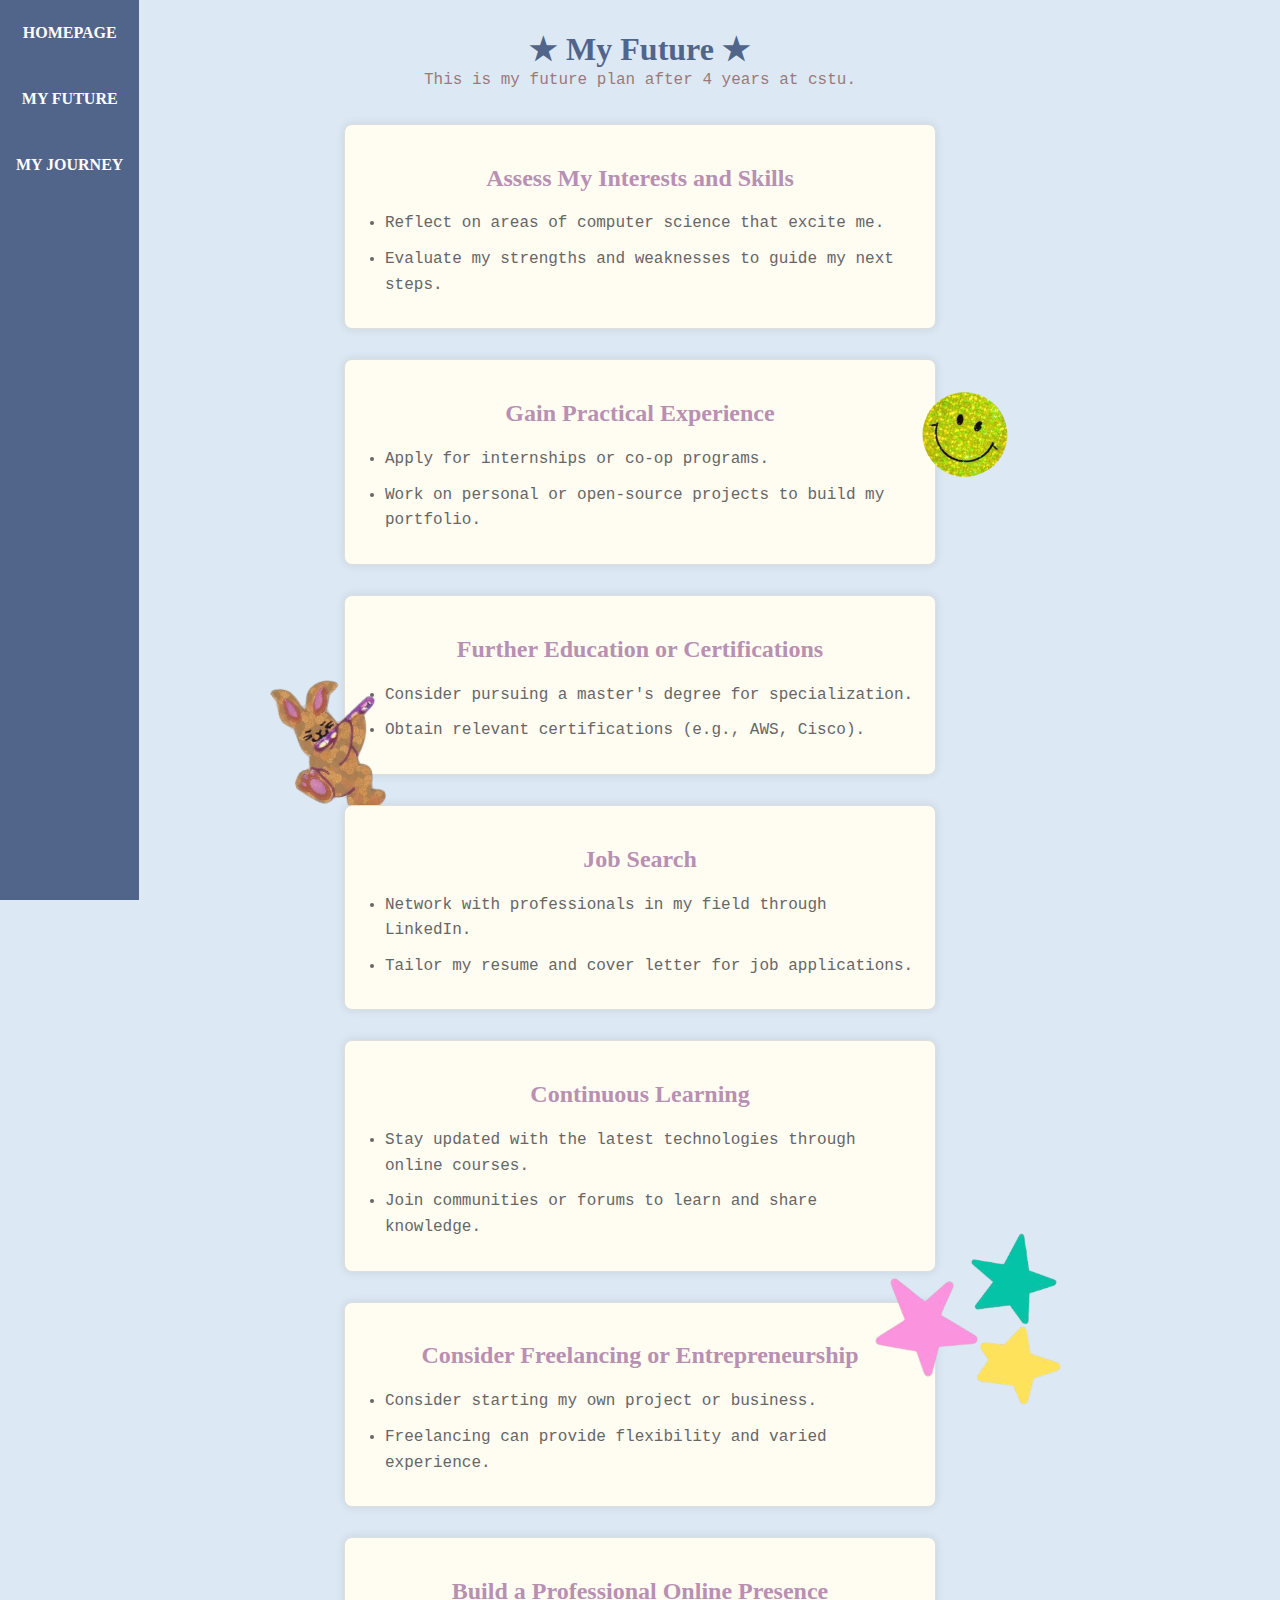
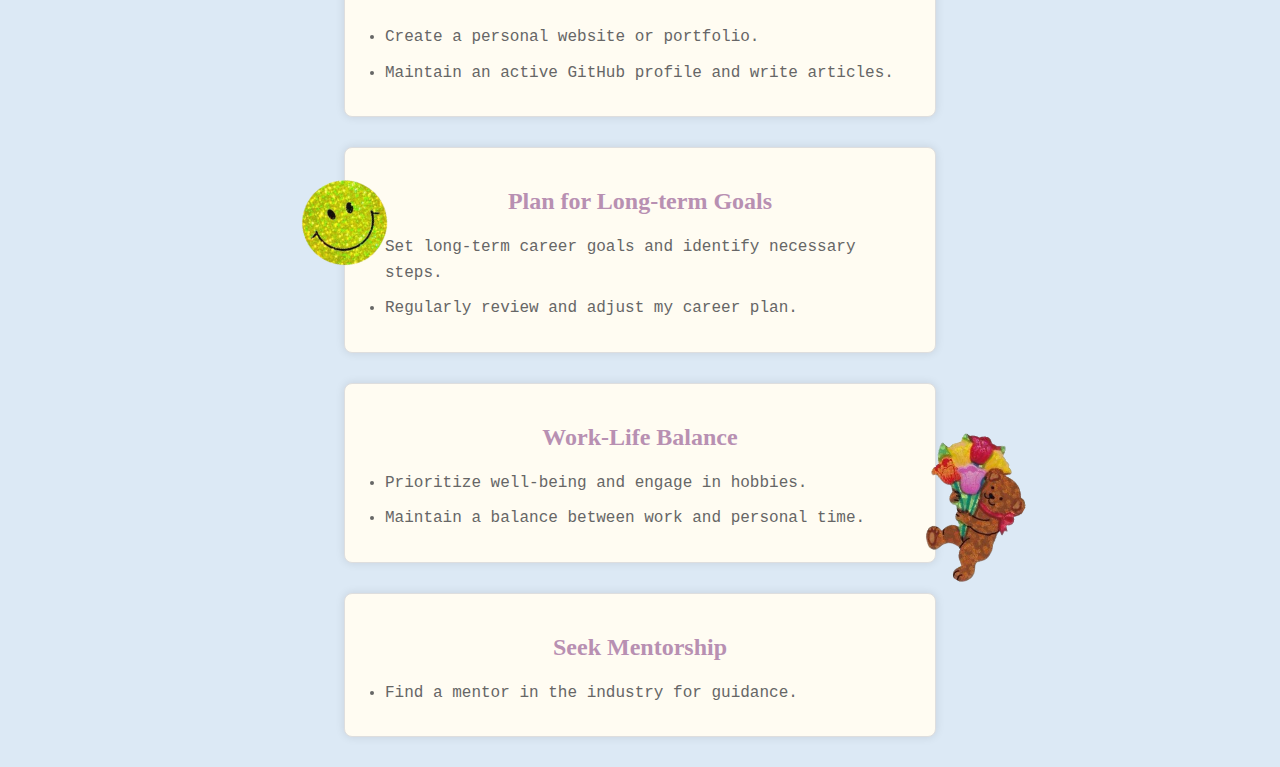
<file: myfuture.html>
<!DOCTYPE html>
<html lang="en">
<head>
    <meta charset="UTF-8">
    <meta name="viewport" content="width=device-width, initial-scale=1.0">
    <title>myfuture</title>
    <link rel="stylesheet" href="mystyle.css">
    
    <style>
        body {
                font-family: Arial, sans-serif;
            }
            h1 {
                color: #333;
            }
            p {
                color: #666;
            }
            table {
                border: 1px solid black;
                border-collapse: collapse;
                text-align: center;
            }

            @import url('https://fonts.googleapis.com/css2?family=Swanky+and+Moo+Moo&display=swap');
    </style>
</head> 
<body>

    <div class="navbar">
        <a href="index.html">HOMEPAGE</a>
        <a href="myfuture.html">MY FUTURE</a>
        <a href="myjourney.html">MY JOURNEY</a>
    </div>

    <div class="head-myfuture" align="center">
        <div class="head-myfuture1">
            <h1><b>★ My Future ★</b></h1>
        </div>
        <div class="phead-myfuture">
            <p>This is my future plan after 4 years at cstu.</p>
        </div>
        
    </div>   
<div class="grid"> 
    <div class="plan1">
        <h2>Assess My Interests and Skills</h2>
        <ul>
            <li>Reflect on areas of computer science that excite me.</li>
            <li>Evaluate my strengths and weaknesses to guide my next steps.</li>
        </ul>
    </div>

    <div class="plan2">
        <h2>Gain Practical Experience</h2>
        <div class="mf-img2"></div>
        <ul>
            <li>Apply for internships or co-op programs.</li>
            <li>Work on personal or open-source projects to build my portfolio.</li>
        </ul>
    </div>
    
    <div class="plan3">
        <div class="mf-img3"></div>
        <h2>Further Education or Certifications</h2>
        <ul>
            <li>Consider pursuing a master's degree for specialization.</li>
            <li>Obtain relevant certifications (e.g., AWS, Cisco).</li>
        </ul>
    </div>

    <div class="plan4">
        <h2>Job Search</h2>
    <ul>
        <li>Network with professionals in my field through LinkedIn.</li>
        <li>Tailor my resume and cover letter for job applications.</li>
    </ul>
    </div>
    
    <div class="plan5">
        <h2>Continuous Learning</h2>
        <ul>
            <li>Stay updated with the latest technologies through online courses.</li>
            <li>Join communities or forums to learn and share knowledge.</li>
        </ul>
    </div>

    <div class="plan6">
        <h2>Consider Freelancing or Entrepreneurship</h2>
        <div class="mf-img1"></div>
        <ul>
            <li>Consider starting my own project or business.</li>
            <li>Freelancing can provide flexibility and varied experience.</li>
        </ul>
    </div>

    <div class="plan7">    
        <h2>Build a Professional Online Presence</h2>
        <ul>
            <li>Create a personal website or portfolio.</li>
            <li>Maintain an active GitHub profile and write articles.</li>
        </ul>
    </div>

    <div class="plan8">   
        <h2>Plan for Long-term Goals</h2>
        <div class="mf-img4"></div>
        <ul>
            <li>Set long-term career goals and identify necessary steps.</li>
            <li>Regularly review and adjust my career plan.</li>
         </ul>
    </div>

    <div class="plan9">
        <h2>Work-Life Balance</h2>
        <div class="mf-img5"></div>
        <ul>
            <li>Prioritize well-being and engage in hobbies.</li>
            <li>Maintain a balance between work and personal time.</li>
        </ul>
    </div>

    <div class="plan10">    
        <h2>Seek Mentorship</h2>
        <ul>
            <li>Find a mentor in the industry for guidance.</li>
        </ul>
    </div>
</div>

</body>
</html>
</file>
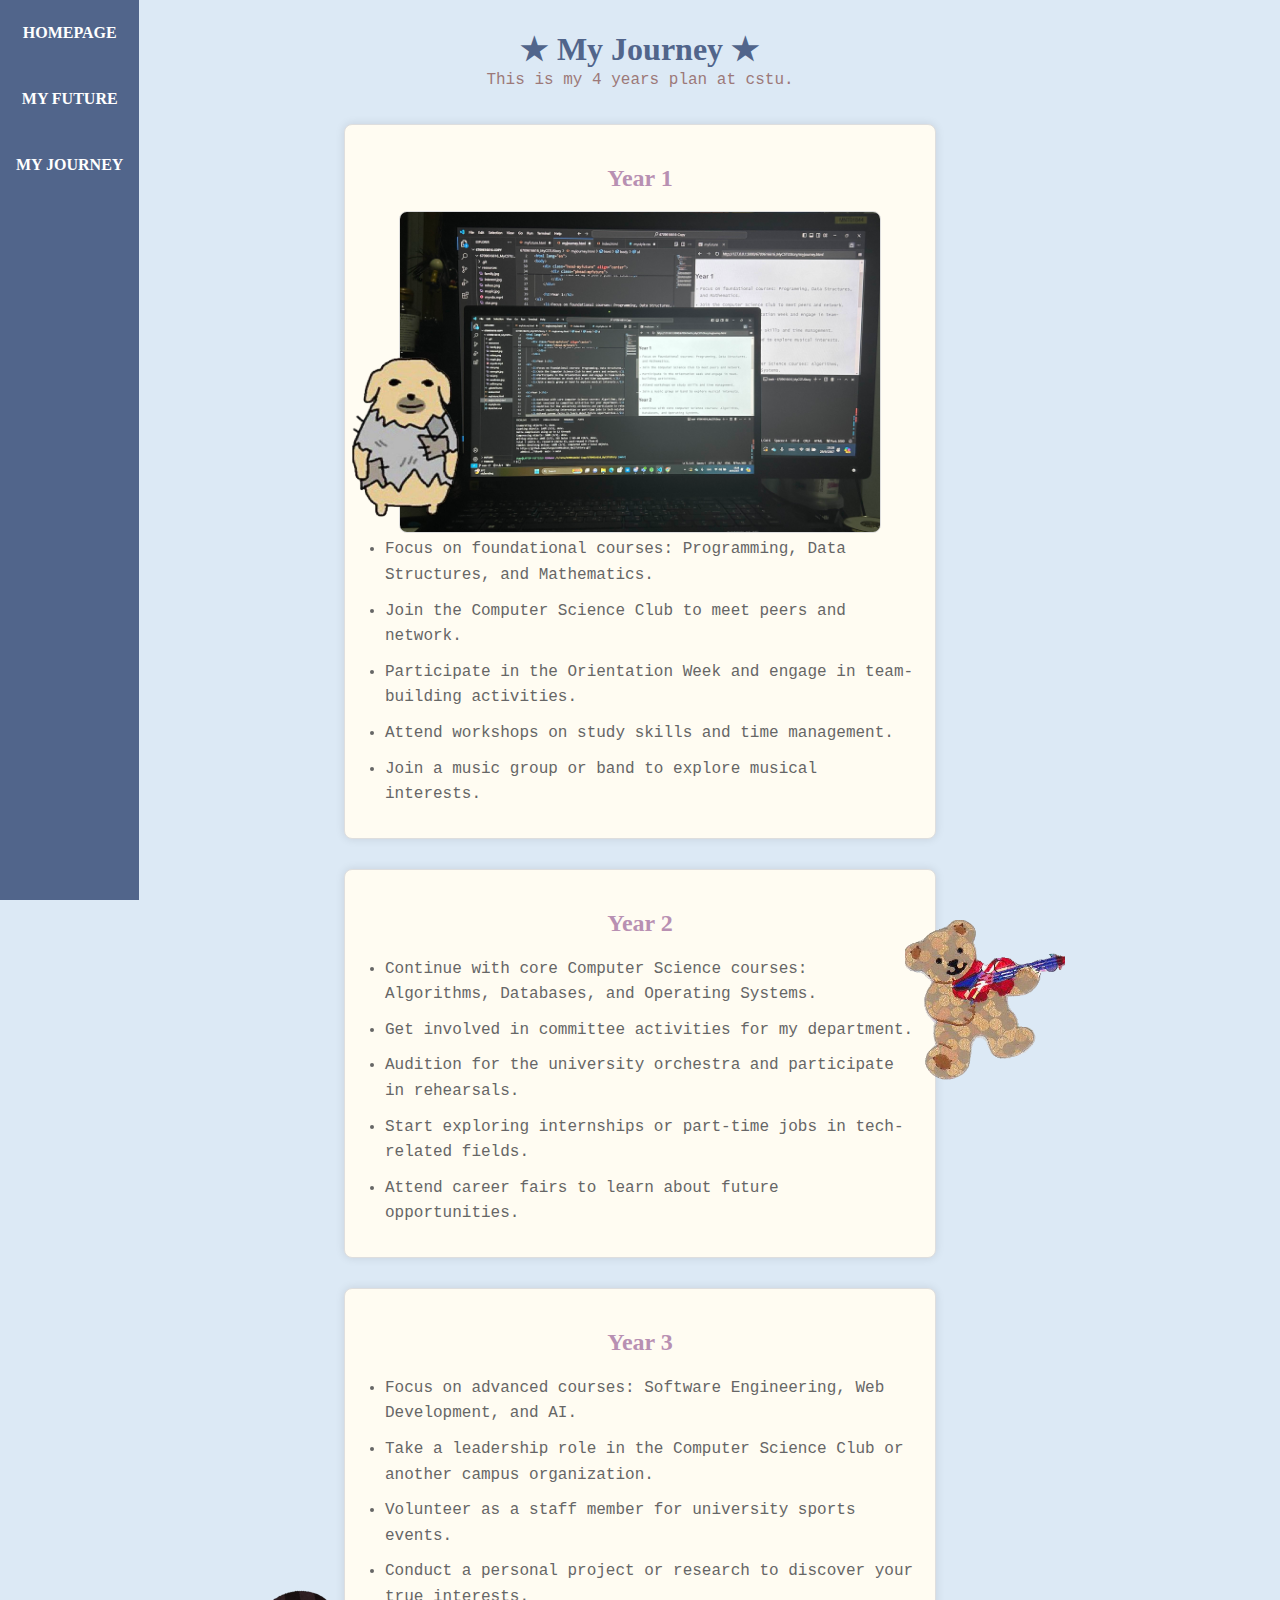
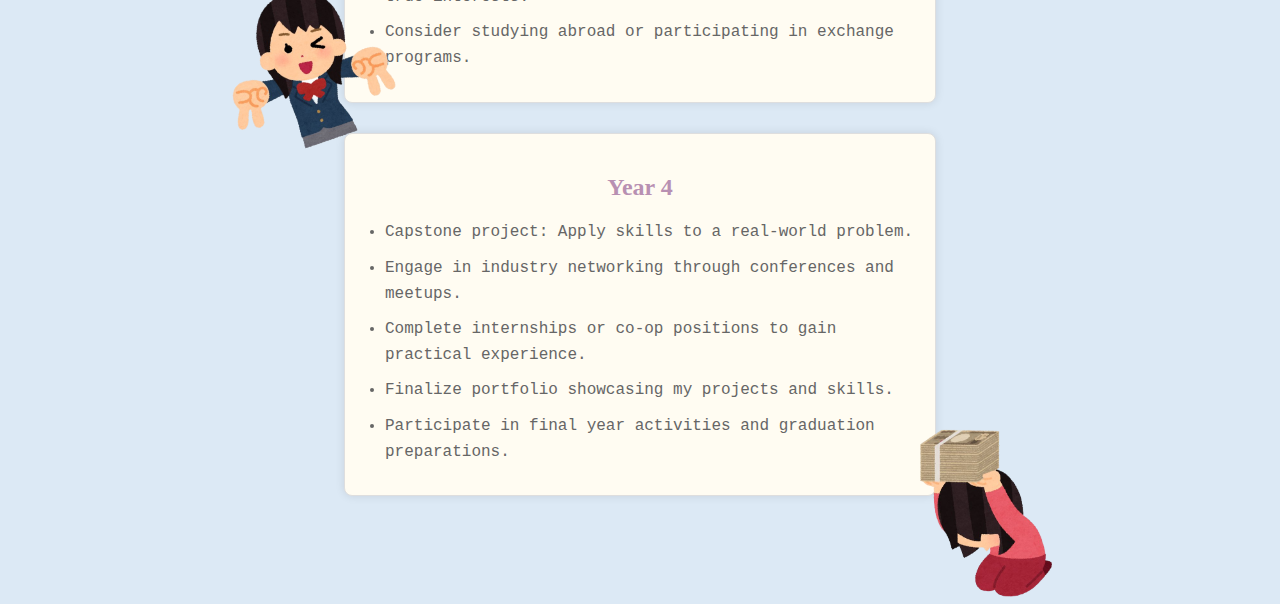
<file: myjourney.html>
<!DOCTYPE html>
<html lang="en">
<head>
    <meta charset="UTF-8">
    <meta name="viewport" content="width=device-width, initial-scale=1.0">
    <title>myjourney</title>
    <link rel="stylesheet" href="mystyle.css">
    
    <style>
        body {
                font-family: Arial, sans-serif;
            }
            h1 {
                color: #333;
            }
            p {
                color: #666;
            }
            table {
                border: 1px solid black;
                border-collapse: collapse;
                text-align: center;
            }

            @import url('https://fonts.googleapis.com/css2?family=Swanky+and+Moo+Moo&display=swap');
    </style>
</head> 
<body>

    <div class="navbar">
        <a href="index.html">HOMEPAGE</a>
        <a href="myfuture.html">MY FUTURE</a>
        <a href="myjourney.html">MY JOURNEY</a>
    </div>

    <div class="head-myfuture" align="center">
        <div class="head-myfuture1">
            <h1><b>★ My Journey ★</b></h1>
        </div>
        <div class="phead-myfuture">
            <p>This is my 4 years plan at cstu.</p>
        </div>
    </div>
    
<div class="grid">    
    <div class="year1">
        <h2>Year 1</h2>
        <div class="mj-img1"></div>
        <div class="image-container" align="center">
            <img src="resources/year1.jpg" alt="A picture of Fah.">
        </div>
        <ul>
            <li>Focus on foundational courses: Programming, Data Structures, and Mathematics.</li>
            <li>Join the Computer Science Club to meet peers and network.</li>
            <li>Participate in the Orientation Week and engage in team-building activities.</li>
            <li>Attend workshops on study skills and time management.</li>
            <li>Join a music group or band to explore musical interests.</li>
        </ul>
    </div>

    <div class="year2">
        <h2>Year 2</h2>
        <div class="mj-img2"></div>
        <ul>
            <li>Continue with core Computer Science courses: Algorithms, Databases, and Operating Systems.</li>
            <li>Get involved in committee activities for my department.</li>
            <li>Audition for the university orchestra and participate in rehearsals.</li>
            <li>Start exploring internships or part-time jobs in tech-related fields.</li>
            <li>Attend career fairs to learn about future opportunities.</li>
        </ul>
    </div>

    <div class="year3">
        <h2>Year 3</h2>
        <div class="mj-img3"></div>
        <ul>
            <li>Focus on advanced courses: Software Engineering, Web Development, and AI.</li>
            <li>Take a leadership role in the Computer Science Club or another campus organization.</li>
            <li>Volunteer as a staff member for university sports events.</li>
            <li>Conduct a personal project or research to discover your true interests.</li>
            <li>Consider studying abroad or participating in exchange programs.</li>
        </ul>
    </div>

    <div class="year4">
        <h2>Year 4</h2>
        <div class="mj-img4"></div>
        <ul>
            <li>Capstone project: Apply skills to a real-world problem.</li>
            <li>Engage in industry networking through conferences and meetups.</li>
            <li>Complete internships or co-op positions to gain practical experience.</li>
            <li>Finalize portfolio showcasing my projects and skills.</li>
            <li>Participate in final year activities and graduation preparations.</li>
        </ul>
    </div>  
</div>
    
</body>
</html>
</file>
<file: mystyle.css>
.swanky-and-moo-moo-regular {
    font-family: "Swanky and Moo Moo", cursive;
    font-weight: 400;
    font-style: normal;
  }
  

body {
    margin: 0;
    padding: 0;
    background-color: #dce9f5;
    display: block;
}


.head-profile {
    text-align: center;
    padding: 30px;
}

.head1 h1 {
    font-family: "Swanky and Moo Moo", cursive;
    color: #51658b ;
    margin: 0;
}

.head2 p {
    font-family: "Lucida Console", "Courier New", monospace;
    color: #9c7979;
    margin: 0;
}


.content1, .content2, .content3, .content4, .content6 {
    padding: 40px;
    margin: 0 auto;
    max-width: 800px;
    background-color: #fffcf2;
    border: 1px solid hsl(0, 0%, 87%);
    border-radius: 8px;
    box-shadow: 0 0 10px rgba(0, 0, 0, 0.1);
    position: relative;
    margin-bottom: 30px; 
    padding: 20px;
    width: calc(100%);
    z-index: 1;
}

.content5 {
    margin-bottom: 30px;
}

.content1 h2, .content2 h2, .content3 h2, .content4 h2, .content5 h2, .content6 h2 {
    font-family: "Swanky and Moo Moo", cursive;
    color: #b890b2;
    text-align: center;
}

.vdo video {
    width: 100%;
    height: auto;
    border: 1px solid #ddd;
    border-radius: 20px;
}

.image-container img {
    width:30pc;
    height: 20pc;
    object-fit: cover;
    border-radius: 8px;
    border: 1px solid #ddd;
}

.img-strengths img {
    width:10pc;
    height: 10pc;
    object-fit: cover;
    border-radius: 8px;
    border: 1px solid #ddd;
}

.img-weaknesses img {
    width:10pc;
    height: 10pc;
    object-fit: cover;
    border-radius: 8px;
    border: 1px solid #ddd;
}

.img-interests img {
    width:30pc;
    height: 20pc;
    object-fit: cover;
    border-radius: 8px;
    border: 1px solid #ddd;
}

.img-motivation img {
    width:30pc;
    height: 20pc;
    object-fit: cover;
    border-radius: 8px;
    border: 1px solid #ddd;
}

table {
    width: 100%;
    border-collapse: collapse;
    margin-top: 20px;
}

th, td {
    border: 1px solid #ddd;
    padding: 8px;
    text-align: left;
}

th {
    background-color: #f4f4f4;
}


ul {
    font-family: "Lucida Console", "Courier New", monospace;
    color: #666;
    line-height: 1.6;
    margin: 0 0 10px;
    padding-left: 20px;
}

li {
    margin-bottom: 10px;
}


p {
    font-family: "Lucida Console", "Courier New", monospace;
    color: #666;
    line-height: 1.6;
    margin: 0 0 10px;
}


a {
    color: #1e90ff;
    text-decoration: none;
}

a:hover {
    text-decoration: underline;
}

.bg-img1 {
    width: 250px;
    height:250px;
    background-image: url('resources/star.png');
    background-size: cover;
    background-position: center;
    background-repeat: no-repeat;
    position: absolute;
    left: 40px;
    top: 0px;
    z-index: 0;
    transform: rotate(90deg);                                                                                                                                                                                                                                                                              
}

.bg-img2 {
    width: 250px;
    height:250px;
    background-image: url('resources/star.png');
    background-size: cover;
    background-position: center;
    background-repeat: no-repeat;
    position: absolute;
    left: 780px;
    top: 450px;
    z-index: 0;;  
    transform: rotate(45deg);                                                                                                                                                                                                                                                                               
}

.bg-img3 {
    width: 180px;
    height: 150px;
    background-image: url('resources/yellow.png');
    background-size: cover;
    background-position: center;
    background-repeat: no-repeat;
    position: absolute;
    left: 100px;
    top: 100px;
    z-index: 0;;  
    transform: rotate(-20deg);                                                                                                                                                                                                                                                                               
}

.bg-img4 {
    width: 140px;
    height: 140px;
    background-image: url('resources/mhee.png');
    background-size: contain;
    background-position: center;
    background-repeat: no-repeat;
    position: absolute;
    left: 620px;
    top: 320px;
    z-index: 0;;  
    transform: rotate(10deg);                                                                                                                                                                                                                                                                               
}

.bg-img5 {
    width: 140px;
    height: 140px;
    background-image: url('resources/tai.png');
    background-size: contain;
    background-position: center;
    background-repeat: no-repeat;
    position: absolute;
    left: 120px;
    top: 80px;
    z-index: 0;;  
    transform: rotate(-15deg);                                                                                                                                                                                                                                                                               
}

.bg-img6 {
    width: 170px;
    height: 170px;
    background-image: url('resources/yellow.png');
    background-size: contain;
    background-position: center;
    background-repeat: no-repeat;
    position: absolute;
    left: 610px;
    top: 300px;
    z-index: 0;;  
    transform: rotate(17deg);                                                                                                                                                                                                                                                                               
}

.bg-img7 {
    width: 250px;
    height:250px;
    background-image: url('resources/star.png');
    background-size: cover;
    background-position: center;
    background-repeat: no-repeat;
    position: absolute;
    right: 780px;
    top: 450px;
    z-index: 1;;  
    transform: rotate(45deg);                                                                                                                                                                                                                                                                               
}

.bg-img8 {
    width: 250px;
    height:250px;
    background-image: url('resources/star.png');
    background-size: cover;
    background-position: center;
    background-repeat: no-repeat;
    position: absolute;
    left: 790px;
    top: 580px;
    z-index: 1;;  
    transform: rotate(45deg);
}

.plan1, .plan2 ,.plan3 ,.plan4 ,.plan5 ,.plan6 ,.plan7 ,.plan8 ,.plan9 ,.plan10 {
    padding: 40px;
    margin: 0 auto;
    max-width: 550px;
    background-color: #fffcf2;
    border: 1px solid hsl(0, 0%, 87%);
    border-radius: 8px;
    box-shadow: 0 0 10px rgba(0, 0, 0, 0.1);
    position: relative;
    margin-bottom: 30px; 
    padding: 20px;
    width: calc(100%);
    z-index: 1;
}

.head-myfuture {
    text-align: center;
    padding: 30px;
}

.head-myfuture1 h1 {
    font-family: "Swanky and Moo Moo", cursive;
    color: #51658b ;
    margin: 0;
}

.phead-myfuture p {
    font-family: "Lucida Console", "Courier New", monospace;
    color: #9c7979;
    margin: 0;
}

.plan1 h2, .plan2 h2, .plan3 h2, .plan4 h2, .plan5 h2, .plan6 h2, .plan7 h2, .plan8 h2, .plan9 h2, .plan10 h2 {
    font-family: "Swanky and Moo Moo", cursive;
    color: #b890b2;
    text-align: center;
}

.mf-img1 {
    width: 250px;
    height:250px;
    background-image: url('resources/star.png');
    background-size: cover;
    background-position: center;
    background-repeat: no-repeat;
    position: absolute;
    left: 500px;
    top: -100px;
    z-index: 0;
    transform: rotate(90deg);                                                                                                                                                                                                                                                                              
}

.mf-img2 {
    width: 180px;
    height: 150px;
    background-image: url('resources/yellow.png');
    background-size: cover;
    background-position: center;
    background-repeat: no-repeat;
    position: absolute;
    left: 530px;
    top: -0px;
    z-index: 0;
    transform: rotate(20deg);
}

.mf-img3 {
    width: 140px;
    height: 140px;
    background-image: url('resources/tai.png');
    background-size: contain;
    background-position: center;
    background-repeat: no-repeat;
    position: absolute;
    left: -80px;
    top: 80px;
    z-index: 0;;  
    transform: rotate(-15deg);                                                                                                                                                                                                                                                                               
}

.mf-img4 {
    width: 180px;
    height: 150px;
    background-image: url('resources/yellow.png');
    background-size: cover;
    background-position: center;
    background-repeat: no-repeat;
    position: absolute;
    left: -90px;
    top: -0px;
    z-index: 0;
    transform: rotate(-20deg);
}

.mf-img5 {
    width: 140px;
    height: 140px;
    background-image: url('resources/mhee.png');
    background-size: contain;
    background-position: center;
    background-repeat: no-repeat;
    position: absolute;
    left: 550px;
    top: 50px;
    z-index: 0;;  
    transform: rotate(30deg);                                                                                                                                                                                                                                                                               
}

.year1 h2, .year2 h2, .year3 h2, .year4 h2 {
    font-family: "Swanky and Moo Moo", cursive;
    color: #b890b2;
    text-align: center;
}

.year1, .year2 ,.year3 ,.year4 {

    margin: 0 auto;
    max-width: 550px;
    background-color: #fffcf2;
    border: 1px solid hsl(0, 0%, 87%);
    border-radius: 8px;
    box-shadow: 0 0 10px rgba(0, 0, 0, 0.1);
    position: relative;
    margin-bottom: 30px;
    padding: 20px;
    width: calc(100%);
    z-index: 1;
}

.mj-img1 {
    width: 180px;
    height: 200px;
    background-image: url('resources/mheenao.png');
    background-size: cover;
    background-position: center;
    background-repeat: no-repeat;
    position: absolute;
    left: 0px;
    top: 200px;
    z-index: 0;
    transform: rotate(0deg);
}

.mj-img2 {
    width: 160px;
    height: 160px;
    background-image: url('resources/mhee2.png');
    background-size: cover;
    background-position: center;
    background-repeat: no-repeat;
    position: absolute;
    left:560px;
    top: 50px;
    z-index: 0;
    transform: rotate(0deg);
}

.mj-img3 {
    width: 180px;
    height: 180px;
    background-image: url('resources/girl.png');
    background-size: cover;
    background-position: center;
    background-repeat: no-repeat;
    position: absolute;
    left:-130px;
    top: 290px;
    z-index: 0;
    transform: rotate(-19deg);
}

.mj-img4 {
    width: 180px;
    height: 180px;
    background-image: url('resources/girl2.png');
    background-size: cover;
    background-position: center;
    background-repeat: no-repeat;
    position: absolute;
    left:550px;
    top: 290px;
    z-index: 0;
    transform: rotate(0deg);
}

.navbar {
    background-color: #51658b;
    overflow: hidden;
    font-family: "Swanky and Moo Moo", cursive;
    display: flex;
    flex-direction: column;
    width: 20;
    padding: 0px;
    height: 100%;
    position: fixed;
    top: 0;
    left: 0;
    z-index: 2
}

.navbar a {
    display: block; 
    color: white; 
    text-align: center; 
    padding: 14px 16px; 
    text-decoration: none; 
    transition: background-color 0.3s; 
    margin: 0 10px;
    font-weight: 700;
    margin: 10px 0;
    text-decoration: none;
    font-weight: bold;
}

.navbar a:hover {
    background-color: #b890b2; 
}

@media (max-width: 640px) {
    .navbar {
        position: relative;
        width: 100%;
        height: auto;
        flex-direction: row;
        justify-content: center;
    }

    .main-content {
        margin-left: 0;
        width: 100%;
    }
}

.grid {
    display: grid;
    grid-template-columns: repeat(autofit,minmax(200px,1fr));
}
</file>
